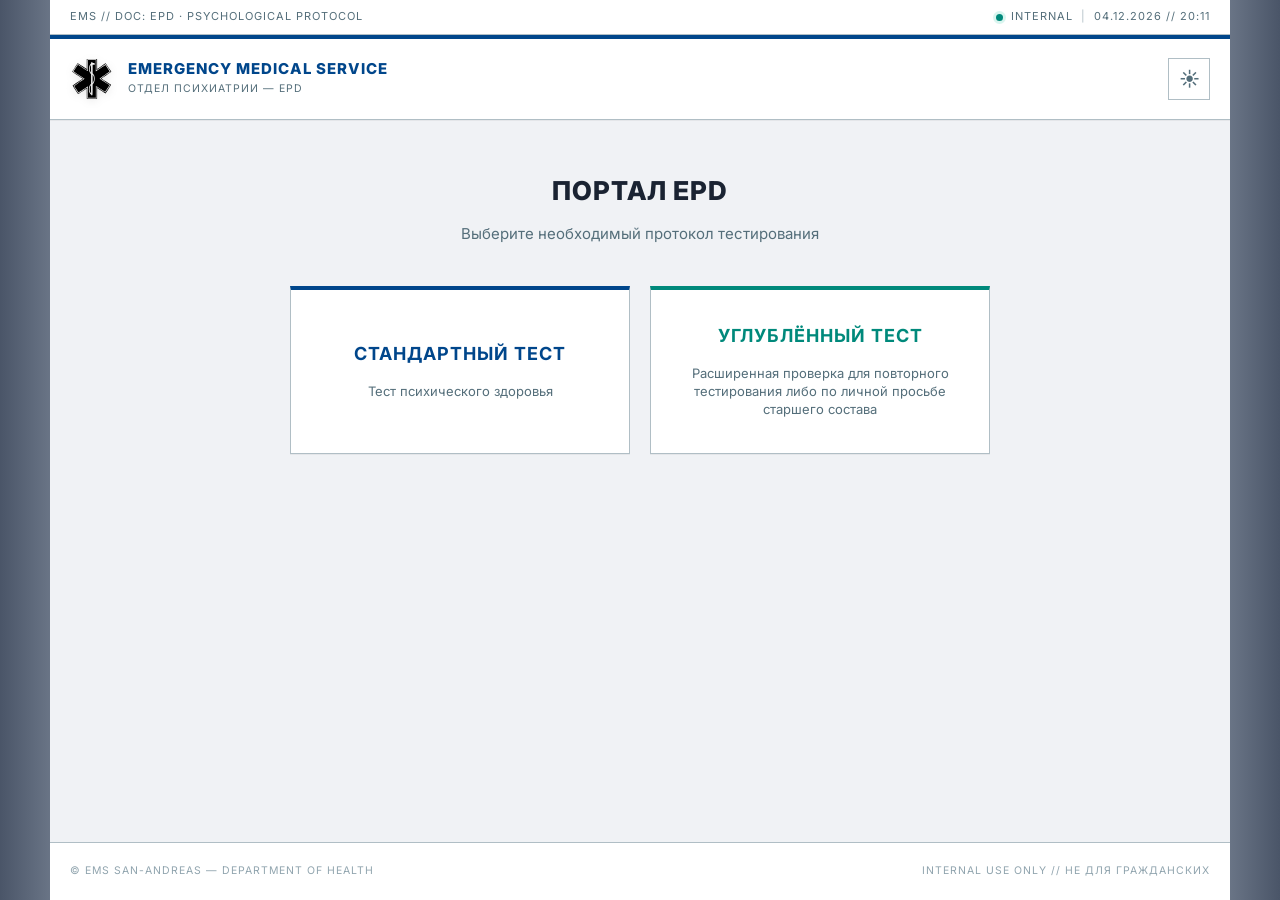
<file: index.html>
<!DOCTYPE html>
<html lang="ru">

<head>
  <meta charset="UTF-8">
  <meta name="viewport" content="width=device-width, initial-scale=1.0">
  <title>EMS EPD | Чек-лист психического здоровья</title>
  <link rel="icon" type="image/svg+xml" href="assets/favicon.svg">

  <link rel="stylesheet" href="css/base.css">
  <link rel="stylesheet" href="css/portal.css">
  <link rel="stylesheet" href="css/themes.css">
  <link rel="stylesheet" href="css/form.css">
  <link rel="stylesheet" href="css/result.css">
  <link rel="stylesheet" href="css/certificate.css">

  <style>
    html {
      transition: none;
    }
  </style>
  <script src="js/theme-init.js"></script>
</head>

<body class="theme-light">

  <!-- ===== TOPBAR ===== -->
  <div class="topbar">
    <div class="topbar-inner">
      <span class="topbar-left">EMS // DOC: EPD · PSYCHOLOGICAL PROTOCOL</span>
      <span class="topbar-right">
        <span class="status-dot"></span> INTERNAL
        <span class="topbar-divider">|</span>
        <span id="topbar-date">—</span>
      </span>
    </div>
  </div>

  <!-- ===== HEADER ===== -->
  <header class="ems-header">
    <div class="ems-header-inner">
      <a href="index.html" class="brand">
        <img src="assets/logo-star.svg" alt="EMS" class="ems-logo">
        <div class="ems-header-text">
          <span class="ems-title">EMERGENCY MEDICAL SERVICE</span>
          <span class="ems-subtitle">Отдел психиатрии — EPD</span>
        </div>
      </a>
      <button id="themeToggle" class="theme-toggle" title="Переключить тему" aria-label="Переключить тему">
        <span class="theme-icon-light">☀</span>
        <span class="theme-icon-dark">☾</span>
      </button>
    </div>
  </header>

  <main class="ems-content">
    <!-- ГЛАВНОЕ МЕНЮ -->
    <div id="startScreen">
      <h1>Портал EPD</h1>
      <div class="subtitle">Выберите необходимый протокол тестирования</div>

      <div class="menu-grid">
        <button class="menu-btn" onclick="openNormalModal()">
          <span class="btn-title">Стандартный тест</span>
          <span class="btn-subtitle">Тест психического здоровья</span>
        </button>
        <button class="menu-btn special" onclick="openSpecialModal()">
          <span class="btn-title">Углублённый тест</span>
          <span class="btn-subtitle">Расширенная проверка для повторного тестирования либо по личной просьбе старшего
            состава</span>
        </button>
      </div>
    </div>

    <!-- СТАНДАРТНЫЙ ТЕСТ -->
    <div id="normalTestWrapper" style="display: none;">
      <button class="back-btn" onclick="goToMenu()">⬅ Вернуться в главное меню</button>
      <h1>Психологический тест</h1>
      <div class="subtitle">Заполните данные и ответьте на вопросы</div>

      <div class="patient-fields">
        <label for="patientName">Имя и фамилия сотрудника:</label>
        <input type="text" id="patientName" placeholder="Например: Иван Петров" autocomplete="off">

        <label for="doctorName">Имя и фамилия врача:</label>
        <input type="text" id="doctorName" class="doctor-input" placeholder="Например: Александр Смирнов"
          autocomplete="off">
      </div>

      <form id="quiz"></form>

      <div class="form-actions">
        <button onclick="checkAnswers('normal')">Завершить и проверить</button>
        <button class="secondary" onclick="resetQuiz()">Очистить форму</button>
      </div>

      <div id="result"></div>

      <button class="gen-btn" id="genBtn" onclick="generateCertificate()" style="display:none;">
        Сформировать справку
      </button>
    </div>

    <!-- УГЛУБЛЁННЫЙ ТЕСТ -->
    <div id="specialTestWrapper" style="display: none;">
      <button class="back-btn" onclick="goToMenu()">⬅ Вернуться в главное меню</button>
      <h1>Углублённый психологический тест</h1>
      <div class="subtitle">Заполните данные и ответьте на вопросы</div>

      <div class="patient-fields">
        <label for="specialPatientName">Имя и фамилия сотрудника:</label>
        <input type="text" id="specialPatientName" placeholder="Например: Иван Петров" autocomplete="off">

        <label for="specialDoctorName">Имя и фамилия врача:</label>
        <input type="text" id="specialDoctorName" class="doctor-input" placeholder="Например: Александр Смирнов"
          autocomplete="off">
      </div>

      <form id="specialQuiz"></form>

      <div class="form-actions">
        <button onclick="checkAnswers('special')">Завершить и проверить</button>
        <button class="secondary" onclick="resetQuiz()">Очистить форму</button>
      </div>

      <div id="specialResult"></div>

      <button class="gen-btn" id="specialGenBtn" onclick="generateCertificate()" style="display:none;">
        Сформировать справку
      </button>
    </div>
  </main>

  <!-- Модальные окна -->
  <div id="normalModal" class="modal-overlay" style="display: none;">
    <div class="modal-content">
      <h2>Выберите отдел</h2>
      <p class="modal-subtitle">Для какого подразделения проводится стандартный тест?</p>
      <div class="modal-grid">
        <button class="modal-btn" onclick="startNormalTest('lspd')">LSPD</button>
        <button class="modal-btn" onclick="startNormalTest('advocate')">Адвокатура</button>
        <button class="modal-btn" onclick="startNormalTest('ems')">EMS</button>
        <button class="modal-btn disabled" disabled onclick="startNormalTest('gov')">GOV</button>
      </div>
      <button class="modal-close" onclick="closeModal('normalModal')">Отмена</button>
    </div>
  </div>

  <div id="specialModal" class="modal-overlay" style="display: none;">
    <div class="modal-content">
      <h2>Выберите отдел</h2>
      <p class="modal-subtitle">Для какого подразделения проводится углублённый тест?</p>
      <div class="modal-grid">
        <button class="modal-btn" onclick="startSpecialTest('lspd')">LSPD</button>
        <button class="modal-btn" onclick="startSpecialTest('advocate')">Адвокатура</button>
        <button class="modal-btn disabled" disabled onclick="startSpecialTest('ems')">EMS</button>
        <button class="modal-btn disabled" disabled onclick="startSpecialTest('gov')">GOV</button>
      </div>
      <button class="modal-close" onclick="closeModal('specialModal')">Отмена</button>
    </div>
  </div>

  <!-- СПРАВКА (оставляем как есть, но добавим классы для тем) -->
  <div id="certWrapper" style="display:none; margin-top: 30px;">
    <div id="certImage">
      <div id="ciStampArea"></div>
      <div class="ci-header">
        <img class="ci-logo" alt="Звезда жизни" src="assets/logo-star.svg">
        <div class="ci-header-text">
          <div class="ci-org">Emergency Medical Service</div>
          <div class="ci-title">СПРАВКА</div>
          <div class="ci-subtitle">о психическом состоянии сотрудника</div>
        </div>
      </div>

      <div class="ci-body">
        <div class="ci-row">
          <span class="ci-label">Сотрудник:</span>
          <span class="ci-value" id="ciPatient">—</span>
        </div>
        <div class="ci-row">
          <span class="ci-label">Психическое состояние:</span>
          <div class="ci-state" id="ciState">—</div>
        </div>
        <div class="ci-verdict" id="ciVerdict">—</div>
      </div>

      <div class="ci-footer">
        <div>
          <div class="ci-sign-line" id="ciDoctor">—</div>
          <div class="ci-label">Подпись врача</div>
        </div>
        <div class="ci-date" id="ciDate">—</div>
      </div>
    </div>

    <div class="cert-actions">
      <button class="copy-btn" id="copyBtn" onclick="copyCertificate()">Текст для Discord</button>
      <button class="img-btn" id="imgBtn" onclick="copyCertificateAsImage()">Скопировать картинкой</button>
    </div>

    <div class="rp-row" id="rpRow" style="display:none;">
      <button class="rp-btn" id="rpBtn" onclick="copyRoleplay()">RP /me</button>
      <button class="do-btn" id="doBtn" onclick="copyDo()">RP /do</button>
    </div>

    <div class="copy-status" id="copyStatus"></div>
  </div>

  <!-- ===== FOOTER ===== -->
  <footer class="ems-footer">
    <div class="footer-inner">
      <span>© EMS SAN-ANDREAS — DEPARTMENT OF HEALTH</span>
      <span>INTERNAL USE ONLY // НЕ ДЛЯ ГРАЖДАНСКИХ</span>
    </div>
  </footer>

  <script src="js/data.js"></script>
  <script src="js/utils.js"></script>
  <script src="js/stamp.js"></script>
  <script src="js/quiz.js"></script>
  <script src="js/certificate.js"></script>
  <script src="js/main.js"></script>
  <script src="js/theme.js"></script>
  <script>
    // Дата в топбаре
    (function () {
      const el = document.getElementById('topbar-date');
      if (el) {
        const d = new Date();
        const p = n => String(n).padStart(2, '0');
        el.textContent = `${p(d.getDate())}.${p(d.getMonth() + 1)}.${d.getFullYear()} // ${p(d.getHours())}:${p(d.getMinutes())}`;
      }
    })();
  </script>
</body>

</html>
</file>
<file: css/base.css>
@import url('https://fonts.googleapis.com/css2?family=Inter:wght@400;500;600;700;800&family=JetBrains+Mono:wght@400;600;700&display=swap');

* { box-sizing: border-box; }

html {
  background: linear-gradient(
    90deg,
    #4a5568 0%,
    #9aa5b4 10%,
    #eef1f5 19%,
    #eef1f5 81%,
    #9aa5b4 90%,
    #4a5568 100%
  );
  background-size: cover;
  background-repeat: no-repeat;
  min-height: 100vh;
  transition: background 0.5s ease;
}
html.theme-dark {
  background: linear-gradient(
    90deg,
    #000000 0%,
    #060b14 10%,
    #162338 19%,
    #162338 81%,
    #060b14 90%,
    #000000 100%
  );
}
@supports (min-height: 100dvh) { html { min-height: 100dvh; } }

body {
  font-family: 'Inter', 'Segoe UI', -apple-system, Arial, sans-serif;
  max-width: 1180px;
  margin: 0 auto;
  padding: 0 20px;
  font-size: 15px;
  line-height: 1.6;
  color: var(--text);
  background: var(--page-bg);
  display: flex;
  flex-direction: column;
  min-height: 100vh;
  transition: background-color 0.4s ease, color 0.4s ease;
}

main.ems-content { flex: 1 0 auto; }

.topbar {
  background: var(--panel);
  border-bottom: 1px solid var(--border);
  margin: 0 -20px;
  padding: 0 20px;
  font-family: var(--mono);
  font-size: 11px;
  letter-spacing: 1px;
  transition: background-color 0.4s ease, border-color 0.4s ease;
}
.topbar-inner {
  max-width: 1180px;
  margin: 0 auto;
  display: flex;
  justify-content: space-between;
  align-items: center;
  height: 34px;
  color: var(--text-faint);
}
.topbar-left { color: var(--text-dim); }
.topbar-right { display: flex; align-items: center; gap: 8px; color: var(--text-dim); }
.topbar-divider { color: var(--border); }

.status-dot {
  width: 7px; height: 7px;
  background: var(--teal);
  border-radius: 50%;
  display: inline-block;
  box-shadow: 0 0 0 3px rgba(0, 184, 148, 0.15);
  animation: pulse 2s infinite;
}
@keyframes pulse { 0%,100%{opacity:1} 50%{opacity:.5} }

.ems-header {
  background: var(--panel);
  border-bottom: 1px solid var(--border);
  border-top: 4px solid var(--accent);
  margin: 0 -20px 30px -20px;
  padding: 18px 20px;
  box-shadow: var(--shadow-sm);
  transition: background-color 0.4s ease, border-color 0.4s ease;
}
.ems-header-inner {
  display: flex;
  align-items: center;
  justify-content: space-between;
  gap: 20px;
  max-width: 1180px;
  margin: 0 auto;
  flex-wrap: wrap;
}
.brand { display: flex; align-items: center; gap: 14px; text-decoration: none; margin-right: auto; }
.ems-logo { width: 44px; height: 44px; object-fit: contain; }
.ems-header-text { display: flex; flex-direction: column; justify-content: center; min-height: 44px; }
.ems-title {
  font-family: var(--mono);
  font-size: 15px;
  font-weight: 700;
  color: var(--accent);
  letter-spacing: 2px;
  line-height: 1.2;
}
.ems-subtitle {
  font-family: var(--mono);
  font-size: 10.5px;
  color: var(--text-dim);
  letter-spacing: 1px;
  text-transform: uppercase;
  margin-top: 3px;
}

h1 {
  font-size: 26px;
  color: var(--text);
  font-weight: 700;
  letter-spacing: 0.3px;
  margin: 0 0 10px;
  text-align: center;
}
.subtitle {
  color: var(--text-dim);
  font-size: 15px;
  margin-bottom: 35px;
  text-align: center;
}

.ems-footer {
  border-top: 1px solid var(--border);
  margin: 40px -20px 0 -20px;
  padding: 20px;
  background: var(--panel);
  flex-shrink: 0;
}
.footer-inner {
  max-width: 1180px;
  margin: 0 auto;
  display: flex;
  justify-content: space-between;
  font-family: var(--mono);
  font-size: 10.5px;
  color: var(--text-faint);
  letter-spacing: 1px;
  flex-wrap: wrap;
  gap: 10px;
}

@media (max-width: 700px) {
  .footer-inner { justify-content: center; text-align: center; }
}
</file>
<file: css/portal.css>
/* =========================================================
   PORTAL — темы через CSS-переменные (см. themes.css)
   ========================================================= */

/* ===== HERO ===== */
.hero {
    padding: 30px 0 40px;
    border-bottom: 1px solid var(--border);
    margin-bottom: 0px; 
}

.hero-label {
    font-family: var(--mono);
    font-size: 11px;
    color: var(--accent);
    letter-spacing: 2px;
    margin-bottom: 15px;
    text-transform: uppercase;
}

.hero h1 {
    font-size: 40px;
    font-weight: 800;
    letter-spacing: -0.8px;
    line-height: 1.1;
    margin-bottom: 15px;
    color: var(--text);
}

.hero h1 .accent {
    color: var(--accent);
}

.hero-desc {
    max-width: 640px;
    color: var(--text-dim);
    font-size: 15.5px;
    line-height: 1.7;
    margin-bottom: 30px;
}

.hero-stats {
    display: flex;
    border: 1px solid var(--border);
    width: fit-content;
    background: var(--panel);
    border-radius: 8px;
    overflow: hidden;
    box-shadow: var(--shadow-sm);
}

.stat {
    display: flex;
    flex-direction: column;
    align-items: center;
    padding: 14px 28px;
    border-right: 1px solid var(--border);
}

.stat:last-child {
    border-right: none;
}

.stat-num {
    font-family: var(--mono);
    font-size: 22px;
    font-weight: 700;
    color: var(--accent);
    line-height: 1;
}

.stat-lbl {
    font-family: var(--mono);
    font-size: 9.5px;
    color: var(--text-faint);
    letter-spacing: 1.5px;
    margin-top: 5px;
}

/* ===== SECTION HEAD ===== */
.section-head {
    display: flex;
    align-items: baseline;
    justify-content: space-between;
    margin-bottom: 20px;
    padding-bottom: 12px;
    border-bottom: 1px solid var(--border);
}

.section-head h2 {
    font-family: var(--mono);
    font-size: 13px;
    font-weight: 700;
    letter-spacing: 2.5px;
    color: var(--text);
    margin: 0;
    text-transform: uppercase;
}

.section-index {
    font-family: var(--mono);
    font-size: 10.5px;
    color: var(--text-faint);
    letter-spacing: 1.5px;
}

/* ===== GRID ===== */
.portal-grid {
    display: grid;
    grid-template-columns: repeat(auto-fill, minmax(320px, 1fr));
    gap: 20px;
}

.portal-card {
    background: var(--panel);
    padding: 26px 24px 22px;
    text-decoration: none;
    color: var(--text);
    display: flex;
    flex-direction: column;
    transition: all 0.2s ease;
    position: relative;
    border: 1px solid var(--border);
    border-radius: 10px;
    box-shadow: var(--shadow-sm);
}

.portal-card::before {
    content: '';
    position: absolute;
    top: 0;
    left: 0;
    right: 0;
    height: 3px;
    background: var(--accent);
    border-radius: 10px 10px 0 0;
    opacity: 0.85;
}

.portal-card:hover {
    transform: translateY(-4px);
    box-shadow: var(--shadow-lg);
    border-color: var(--accent);
}

.card-top {
    display: flex;
    justify-content: space-between;
    align-items: center;
    margin-bottom: 14px;
}

.card-code {
    font-family: var(--mono);
    font-size: 11px;
    font-weight: 700;
    color: var(--accent);
    letter-spacing: 1px;
}

.card-tag {
    font-family: var(--mono);
    font-size: 9.5px;
    color: var(--text-dim);
    letter-spacing: 1.5px;
    border: 1px solid var(--border);
    background: var(--panel-soft);
    padding: 3px 8px;
    text-transform: uppercase;
    border-radius: 4px;
}

.card-title {
    font-size: 18px;
    font-weight: 700;
    color: var(--text);
    margin: 0 0 10px;
    letter-spacing: -0.2px;
    line-height: 1.3;
}

.card-desc {
    font-size: 13.5px;
    color: var(--text-dim);
    line-height: 1.6;
    margin: 0 0 18px;
    flex-grow: 1;
}

.card-link {
    font-family: var(--mono);
    font-size: 10.5px;
    font-weight: 700;
    color: var(--accent);
    letter-spacing: 1.5px;
    transition: color 0.15s;
    align-self: flex-start;
}

.portal-card:hover .card-link {
    color: var(--accent-dim);
}

/* =========================================================
   КАРТОЧКИ ОТДЕЛОВ: HRID и EPD
   ========================================================= */

.card-training::before {
    background: var(--teal);
}

.card-training .card-code {
    color: var(--teal);
}

.card-training .card-tag {
    color: #00806a;
    border-color: #bde9df;
    background: var(--teal-soft);
}

.card-training:hover {
    border-color: var(--teal);
    box-shadow: 0 12px 32px rgba(0, 184, 148, 0.18);
}

.card-training .card-link {
    color: var(--teal);
}

.card-training:hover .card-link {
    color: #00806a;
}

.card-psych::before {
    background: #7c5cff;
}

.card-psych .card-code {
    color: #7c5cff;
}

.card-psych .card-tag {
    color: #5a3fd6;
    border-color: #ddd4ff;
    background: #f0ecff;
}

.card-psych:hover {
    border-color: #7c5cff;
    box-shadow: 0 12px 32px rgba(124, 92, 255, 0.18);
}

.card-psych .card-link {
    color: #7c5cff;
}

.card-psych:hover .card-link {
    color: #5a3fd6;
}

/* =========================================================
   ВНУТРЕННИЕ СТРАНИЦЫ
   ========================================================= */

.back-link {
    display: inline-flex;
    align-items: center;
    gap: 6px;
    color: var(--text-dim);
    text-decoration: none;
    font-family: var(--mono);
    font-size: 11px;
    font-weight: 600;
    letter-spacing: 1.5px;
    margin-bottom: 25px;
    padding: 8px 0;
    text-transform: uppercase;
    transition: color 0.15s;
}

.back-link:hover {
    color: var(--accent);
}

.page-content {
    background: var(--panel);
    border: 1px solid var(--border);
    border-top: 4px solid var(--accent);
    padding: 35px 40px;
    margin-top: 10px;
    border-radius: 10px;
    box-shadow: var(--shadow-md);
}

.page-content>h1 {
    font-family: var(--mono);
    font-size: 22px;
    letter-spacing: 1.5px;
    color: var(--text);
    text-transform: uppercase;
    margin-top: 0;
    margin-bottom: 30px;
    padding-bottom: 18px;
    border-bottom: 1px solid var(--border);
}

.page-content h2 {
    font-family: var(--mono);
    color: var(--accent);
    font-size: 13px;
    font-weight: 700;
    margin-top: 35px;
    margin-bottom: 14px;
    padding-bottom: 8px;
    border-bottom: 1px solid var(--border-soft);
    text-transform: uppercase;
    letter-spacing: 2px;
}

.page-content h2:first-of-type {
    margin-top: 0;
}

.page-content h3 {
    color: var(--text);
    font-size: 15.5px;
    font-weight: 700;
    margin-top: 24px;
    margin-bottom: 10px;
}

.page-content p {
    font-size: 14.5px;
    line-height: 1.75;
    color: var(--text-dim);
    margin-bottom: 14px;
}

.page-content strong {
    color: var(--text);
    font-weight: 600;
}

.page-content ul,
.page-content ol {
    padding-left: 22px;
    margin-bottom: 16px;
}

.page-content li {
    margin-bottom: 7px;
    line-height: 1.7;
    font-size: 14.5px;
    color: var(--text-dim);
}

.page-content li::marker {
    color: var(--accent);
}

.page-content .info-box {
    background: var(--accent-soft);
    border-left: 4px solid var(--accent);
    padding: 14px 20px;
    margin: 20px 0;
    font-size: 14px;
    color: var(--text);
    line-height: 1.7;
    border-radius: 0 6px 6px 0;
}

.page-content .info-box strong {
    color: var(--accent-dim);
}

.page-content .warning-box {
    background: #fff8e6;
    border-left: 4px solid var(--amber);
    padding: 14px 20px;
    margin: 20px 0;
    color: #7a5c00;
    font-size: 14px;
    line-height: 1.7;
    border-radius: 0 6px 6px 0;
}

.page-content .warning-box strong {
    color: #7a5c00;
}

.page-content table {
    width: 100%;
    border-collapse: collapse;
    margin: 20px 0;
    font-size: 13px;
    border: 1px solid var(--border);
    border-radius: 8px;
    overflow: hidden;
}

.page-content th {
    background: var(--accent);
    color: #ffffff;
    padding: 12px 14px;
    text-align: left;
    font-family: var(--mono);
    font-weight: 700;
    text-transform: uppercase;
    font-size: 10.5px;
    letter-spacing: 1.5px;
}

.page-content td {
    padding: 11px 14px;
    border-bottom: 1px solid var(--border-soft);
    color: var(--text-dim);
    font-size: 13.5px;
}

.page-content tr:last-child td {
    border-bottom: none;
}

.page-content tr:nth-child(even) td {
    background: var(--panel-soft);
}

.page-content tr:hover td {
    background: var(--accent-soft);
}

.page-content td:first-child {
    color: var(--text);
    font-weight: 500;
}

.page-content a {
    color: var(--accent);
    text-decoration: none;
    border-bottom: 1px dashed var(--accent);
}

.page-content a:hover {
    color: var(--accent-dim);
}

.page-content code {
    font-family: var(--mono);
    background: var(--accent-soft);
    color: var(--accent-dim);
    padding: 2px 6px;
    font-size: 12.5px;
    border-radius: 4px;
}

/* =========================================================
   ВКЛАДКИ ДОКУМЕНТОВ (rules.html)
   ========================================================= */

.doc-tabs {
    display: flex;
    gap: 14px;
    margin-bottom: 28px;
    flex-wrap: wrap;
    align-items: stretch;
}

.doc-tab {
    flex: 1;
    min-width: 220px;
    background: var(--panel);
    border: 1px solid var(--border);
    border-radius: 8px;
    padding: 18px 22px;
    cursor: pointer;
    display: flex;
    flex-direction: column;
    align-items: flex-start;
    gap: 6px;
    transition: transform 0.25s ease, box-shadow 0.25s ease,
        border-color 0.25s ease, background 0.25s ease;
    font-family: inherit;
    text-align: left;
    box-shadow: var(--shadow-sm);
    transform: scale(1);
    transform-origin: center;
    position: relative;
}

.doc-tab:hover {
    border-color: var(--accent-dim);
    background: var(--panel-soft);
}

.doc-tab.active {
    border-color: var(--accent);
    background: var(--accent-soft);
    box-shadow: 0 6px 18px rgba(10, 108, 255, 0.12);
    transform: scale(1.05);
    z-index: 2;
}

.doc-tab.active::before {
    content: '';
    position: absolute;
    top: -1px;
    left: -1px;
    right: -1px;
    height: 3px;
    background: var(--accent);
    border-radius: 8px 8px 0 0;
}

.doc-tab .tab-code {
    font-family: var(--mono);
    font-size: 11px;
    font-weight: 700;
    color: var(--accent);
    letter-spacing: 1.5px;
}

.doc-tab .tab-label {
    font-size: 14px;
    font-weight: 700;
    color: var(--text);
    letter-spacing: -0.1px;
    line-height: 1.3;
}

.doc-tab.active .tab-code {
    color: var(--accent-dark);
}

.doc-pane {
    animation: paneFade 0.3s ease;
}

@keyframes paneFade {
    from {
        opacity: 0;
        transform: translateY(6px);
    }

    to {
        opacity: 1;
        transform: translateY(0);
    }
}

@media (max-width: 700px) {
    .doc-tab {
        min-width: 100%;
    }

    .doc-tab.active {
        transform: scale(1.02);
    }
}

/* =========================================================
   КАТЕГОРИИ БЛОКОВ ВНУТРИ ДОКУМЕНТА
   ========================================================= */

.doc-block {
    margin: 0 0 20px;
    padding: 0 22px 4px;
    border: 1px solid var(--border);
    border-radius: 8px;
    background: var(--panel);
    overflow: hidden;
}

.doc-block:last-child {
    margin-bottom: 0;
}

.doc-block .block-header {
    font-family: var(--mono);
    font-size: 12.5px;
    font-weight: 700;
    color: #ffffff;
    letter-spacing: 2px;
    text-transform: uppercase;
    padding: 12px 22px;
    margin: 0 -22px 18px;
    background: linear-gradient(90deg,
            #3a6ea5 0%,
            #5a8ac0 45%,
            rgba(90, 138, 192, 0) 100%);
}

.doc-block .block-item {
    padding: 14px 0 16px;
    border-bottom: 1px solid var(--border-soft);
}

.doc-block .block-item:last-child {
    border-bottom: none;
}

.doc-block .item-title {
    font-family: var(--mono);
    font-size: 12px;
    font-weight: 700;
    color: var(--accent-dark);
    letter-spacing: 1px;
    text-transform: uppercase;
    margin: 0 0 8px;
}

.doc-block .item-text {
    font-size: 14.5px;
    line-height: 1.7;
    color: var(--text-dim);
    margin: 0 0 10px;
}

.doc-block .item-text strong {
    color: var(--text);
    font-weight: 600;
}

.doc-block ul,
.doc-block ol {
    padding-left: 20px;
    margin: 6px 0 12px;
}

.doc-block li {
    font-size: 14px;
    line-height: 1.65;
    color: var(--text-dim);
    margin-bottom: 4px;
}

/* =========================================================
   СТИЛИЗАЦИЯ СПИСКОВ И КОДА
   ========================================================= */
.doc-block ul {
    list-style: none;
    padding-left: 0;
    margin: 10px 0 15px;
}

.doc-block ul li {
    position: relative;
    padding-left: 24px;
    margin-bottom: 10px;
    font-size: 14.5px;
    line-height: 1.6;
    color: var(--text-dim);
}

.doc-block ul li::before {
    content: '▪';
    position: absolute;
    left: 6px;
    top: 0;
    color: var(--accent);
    font-size: 16px;
    line-height: 1.6;
}

.doc-block code {
    display: inline-block;
    background: var(--panel-soft);
    border: 1px solid var(--border);
    padding: 4px 8px;
    border-radius: 4px;
    font-family: var(--mono);
    font-size: 13px;
    color: var(--accent);
    margin: 5px 0;
}

.doc-block ul li small {
    display: block;
    margin-top: 4px;
    color: var(--text-faint);
    font-size: 13px;
    line-height: 1.4;
}

/* =========================================================
   БЛОК «НАКАЗАНИЯ»
   ========================================================= */

.doc-block .penalty-title {
    display: inline-block;
    font-family: var(--mono);
    font-size: 11.5px;
    font-weight: 700;
    letter-spacing: 2px;
    text-transform: uppercase;
    color: #ffffff;
    background: #a93b31;
    padding: 6px 14px;
    border-radius: 6px;
    margin: 6px 0 10px;
}

.doc-block .penalty-list {
    list-style: none;
    padding: 0;
    margin: 0 0 6px;
}

.doc-block .penalty-list li {
    position: relative;
    padding: 8px 14px 8px 28px;
    font-size: 14px;
    color: var(--text-dim);
    line-height: 1.6;
    border-bottom: 1px solid var(--border-soft);
}

.doc-block .penalty-list li:last-child {
    border-bottom: none;
}

.doc-block .penalty-list li::before {
    content: '';
    position: absolute;
    left: 10px;
    top: 50%;
    transform: translateY(-50%);
    width: 8px;
    height: 8px;
    border-radius: 50%;
    background: #d4b13a;
}

.doc-block .penalty-list li:nth-child(3)::before {
    background: #c47a2a;
}

.doc-block .penalty-list li:nth-child(n+4)::before {
    background: #a93b31;
}

/* =========================================================
   АДАПТИВ
   ========================================================= */

@media (max-width: 700px) {
    .doc-block {
        padding: 0 16px 4px;
    }

    .doc-block .block-header {
        padding: 10px 16px;
        margin: 0 -16px 14px;
        font-size: 11.5px;
    }

    .doc-block .item-title {
        font-size: 11.5px;
    }

    .doc-block .item-text {
        font-size: 14px;
    }

    .doc-block .penalty-title {
        font-size: 11px;
        padding: 5px 12px;
    }

    .doc-block .penalty-list li {
        font-size: 13.5px;
    }
}

@media (max-width: 700px) {
    .hero h1 {
        font-size: 28px;
    }

    .hero-stats {
        width: 100%;
    }

    .stat {
        flex: 1;
        padding: 12px 10px;
    }

    .portal-grid {
        grid-template-columns: 1fr;
    }

    .page-content {
        padding: 22px 18px;
    }

    .page-content table {
        font-size: 12px;
    }

    .page-content th,
    .page-content td {
        padding: 9px 8px;
    }
}

/* =========================================================
   МОДАЛЬНОЕ ОКНО ВЫБОРА ОТДЕЛА
   ========================================================= */
.modal-overlay {
    position: fixed;
    inset: 0;
    background: rgba(28, 43, 58, 0.55);
    display: flex;
    align-items: center;
    justify-content: center;
    z-index: 1000;
    padding: 20px;
    animation: fadeIn 0.15s ease;
}

@keyframes fadeIn {
    from { opacity: 0; }
    to { opacity: 1; }
}

.modal-content {
    background: var(--panel);
    border: 1px solid var(--border);
    border-top: 4px solid var(--accent);
    border-radius: 12px;
    box-shadow: 0 20px 60px rgba(28, 43, 58, 0.3);
    max-width: 500px;
    width: 100%;
    padding: 30px 30px 26px;
    text-align: center;
}

.modal-content h2 {
    margin: 0 0 8px;
    color: var(--accent);
    font-family: var(--mono);
    font-size: 15px;
    font-weight: 700;
    letter-spacing: 2px;
    text-transform: uppercase;
}

.modal-subtitle {
    color: var(--text-dim);
    font-size: 13.5px;
    margin: 0 0 22px;
    line-height: 1.5;
}

.modal-grid {
    display: grid;
    grid-template-columns: 1fr 1fr;
    gap: 12px;
    margin-bottom: 20px;
}

.modal-btn {
    padding: 20px;
    background: var(--panel-soft);
    color: var(--text);
    border: 1px solid var(--border);
    border-left: 4px solid var(--accent);
    border-radius: 4px;
    font-size: 15px;
    font-weight: 700;
    cursor: pointer;
    transition: all 0.2s;
    text-transform: uppercase;
    margin-top: 0;
    font-family: var(--mono);
    letter-spacing: 1px;
}

.modal-btn:hover {
    background: var(--accent-soft);
    border-color: var(--accent);
    color: var(--accent);
}

.modal-btn.disabled,
.modal-btn:disabled {
    background: var(--panel-soft);
    color: var(--text-faint);
    border-left-color: var(--text-faint);
    border-color: var(--border-soft);
    cursor: not-allowed;
    opacity: 0.7;
    position: relative;
}

.modal-btn.disabled:hover,
.modal-btn:disabled:hover {
    background: var(--panel-soft);
    border-color: var(--border-soft);
    color: var(--text-faint);
}

.modal-btn.disabled::after,
.modal-btn:disabled::after {
    content: 'в разработке';
    position: absolute;
    bottom: 6px;
    left: 50%;
    transform: translateX(-50%);
    font-size: 10px;
    font-weight: 600;
    color: var(--text-faint);
    text-transform: lowercase;
    letter-spacing: 0.3px;
}

.modal-close {
    background: transparent;
    color: var(--text-dim);
    border: none;
    font-size: 13px;
    cursor: pointer;
    padding: 8px;
    width: auto;
    margin: 0 auto;
    text-transform: uppercase;
    letter-spacing: 1px;
    font-family: var(--mono);
}
.modal-close:hover { color: var(--text); }

@media (max-width: 500px) {
    .modal-content { padding: 24px 20px 20px; }
    .modal-grid { grid-template-columns: 1fr; }
}

/* =========================================================
   БЕГУЩАЯ СТРОКА НОВОСТЕЙ (index.html)
   ========================================================= */

.news-section {
    margin-top: 0;
    margin-bottom: 40px;
    padding: 15px 0;
    border-bottom: 1px solid var(--border); /* Только нижняя линия */
}

.news-ticker-row {
    display: flex;
    align-items: center;
    width: 100%;
    /* Убрали gap, так как надписи больше нет */
}

.news-ticker-wrapper {
    flex-grow: 1;
    overflow: hidden;
    position: relative;
    mask-image: linear-gradient(to right, transparent, black 2%, black 98%, transparent);
    -webkit-mask-image: linear-gradient(to right, transparent, black 2%, black 98%, transparent);
}

.news-ticker {
    display: flex;
    align-items: center;
    /* Убираем width: max-content, чтобы flex-контейнер вел себя предсказуемо */
    width: max-content;
    /* Анимация будет длиться 40 секунд (можно менять) */
    animation: marquee 40s linear infinite;
}

.news-ticker-wrapper:hover .news-ticker {
    animation-play-state: paused;
}

.ticker-item {
    text-decoration: none;
    display: flex;
    align-items: center;
    gap: 10px;
    padding: 0 15px;
    transition: color 0.2s;
}

.ticker-item:hover .ticker-title {
    color: var(--accent);
}

.ticker-date {
    font-family: var(--mono);
    font-size: 11px;
    font-weight: 700;
    color: var(--text-dim);
    background: var(--panel-soft);
    padding: 3px 8px;
    border-radius: 4px;
    border: 1px solid var(--border);
}

.ticker-title {
    font-family: var(--mono);
    font-size: 13px;
    font-weight: 600;
    color: var(--text); /* Сделали текст основным цветом (ярче) */
    white-space: nowrap;
}

.ticker-separator {
    color: var(--border);
    font-size: 18px;
    padding: 0 10px;
}

@keyframes marquee {
    0% { transform: translateX(0); }
    /* Сдвигаем ровно на ширину ОДНОГО набора новостей */
    100% { transform: translateX(-50%); } 
}

/* Мобильная адаптация */
@media (max-width: 700px) {
    .news-ticker-wrapper {
        width: 100%;
        mask-image: none;
        -webkit-mask-image: none;
    }
}

/* =========================================================
   КАРТОЧКИ НОВОСТЕЙ (general-info.html)
   ========================================================= */
.news-feed {
    display: flex;
    flex-direction: column;
    gap: 25px;
    margin-bottom: 40px;
}

.news-post {
    background: var(--panel-soft);
    border: 1px solid var(--border);
    border-radius: 8px;
    padding: 25px;
    position: relative;
}

.news-post-header {
    display: flex;
    justify-content: space-between;
    align-items: center;
    border-bottom: 1px solid var(--border-soft);
    padding-bottom: 15px;
    margin-bottom: 20px;
    flex-wrap: wrap;
    gap: 10px;
}

.news-post-title {
    font-size: 20px;
    font-weight: 800;
    color: var(--text);
    margin: 0;
}

.news-post-meta {
    font-family: var(--mono);
    font-size: 12px;
    color: var(--text-dim);
    text-align: right;
}

.news-post-content p {
    font-size: 15px;
    line-height: 1.7;
    margin-bottom: 12px;
    color: var(--text);
}

.news-post-content ul {
    margin: 15px 0;
    padding-left: 20px;
}

.news-post-content li {
    margin-bottom: 8px;
    font-size: 14.5px;
    color: var(--text-dim);
}

.news-post-content li strong {
    color: var(--text);
}

.congrats-list {
    display: flex;
    flex-wrap: wrap;
    gap: 8px;
    margin-top: 15px;
    margin-bottom: 15px;
}

.congrats-list span {
    background: var(--panel);
    border: 1px solid var(--border);
    padding: 4px 10px;
    border-radius: 4px;
    font-family: var(--mono);
    font-size: 12px;
    color: var(--accent);
    font-weight: 600;
}

.empty-news {
    text-align: center;
    padding: 40px;
    color: var(--text-faint);
    font-family: var(--mono);
    font-style: italic;
}

/* =========================================================
   ОБЕРТКА ДЛЯ ТАБЛИЦ (СКРОЛЛ НА МОБИЛЬНЫХ)
   ========================================================= */
.table-wrapper {
  width: 100%;
  overflow-x: auto;
  -webkit-overflow-scrolling: touch;
  margin: 20px 0;
  border: 1px solid var(--border);
  border-radius: 8px;
}

.table-wrapper table {
  margin: 0;
  border: none;
  border-radius: 0;
  min-width: 600px;
}

/* =========================================================
   УВЕДОМЛЕНИЕ (TOAST)
   ========================================================= */
.toast {
  position: fixed;
  bottom: 30px;
  left: 50%;
  transform: translateX(-50%) translateY(20px);
  background: var(--text);
  color: var(--panel);
  padding: 10px 20px;
  border-radius: 8px;
  font-family: var(--mono);
  font-size: 13px;
  font-weight: 600;
  box-shadow: 0 4px 12px rgba(0,0,0,0.2);
  
  /* Скрыто до появления */
  visibility: hidden;
  opacity: 0;
  pointer-events: none;
  
  transition: all 0.3s cubic-bezier(0.68, -0.55, 0.265, 1.55);
  z-index: 9999;
}

.toast.show {
  visibility: visible;
  opacity: 1;
  pointer-events: auto;
  transform: translateX(-50%) translateY(0);
}
</file>
<file: css/themes.css>
/* =========================================================
   ТЕМЫ: EMS TACTICAL (светлая) + HIGH-TECH (тёмная)
   ========================================================= */

/* ---------- Переменные светлой темы (по умолчанию) ---------- */
:root,
body.theme-light {
  --bg: #f0f2f5;
  --panel: #ffffff;
  --panel-soft: #f8f9fa;
  --border: #b0bec5;
  --border-soft: #cfd8dc;
  --text: #1a2332;
  --text-dim: #546e7a;
  --text-faint: #90a4ae;

  --accent: #00468b;
  --accent-soft: #e3ecf5;
  --accent-dim: #003366;
  --accent-dark: #002244;

  --teal: #00897b;
  --teal-soft: #e0f2f1;
  --red: #d32f2f;
  --red-soft: #ffebee;
  --amber: #f0a500;

  --mono: 'Inter', 'Segoe UI', -apple-system, Arial, sans-serif;

  --page-bg: #f0f2f5;

  --shadow-sm: 0 1px 0 rgba(0, 0, 0, 0.05);
  --shadow-md: 0 2px 4px rgba(0, 0, 0, 0.05);
  --shadow-lg: 0 4px 12px rgba(0, 70, 139, 0.15);
}

/* ---------- Переменные тёмной темы ---------- */
body.theme-dark {
  --bg: #0b1320;
  --panel: #111b2b;
  --panel-soft: #162338;
  --border: rgba(0, 229, 255, 0.3);
  --border-soft: rgba(0, 229, 255, 0.1);
  --text: #e0f2fe;
  --text-dim: #94a3b8;
  --text-faint: #64748b;

  --accent: #00e5ff;
  --accent-soft: rgba(0, 229, 255, 0.1);
  --accent-dim: #00b8cc;
  --accent-dark: #008a99;

  --teal: #00e5ff;
  --teal-soft: rgba(0, 229, 255, 0.1);
  --red: #ff6b6b;
  --red-soft: rgba(255, 107, 107, 0.15);
  --amber: #fbbf24;

  --page-bg: radial-gradient(circle at top center, #162a45 0%, #0b1320 100%);

  --shadow-sm: 0 0 10px rgba(0, 229, 255, 0.05);
  --shadow-md: 0 0 20px rgba(0, 229, 255, 0.1);
  --shadow-lg: 0 0 30px rgba(0, 229, 255, 0.2);

  color: var(--text);
}

/* =========================================================
   EMS TACTICAL — строгая геометрия
   ========================================================= */
body.theme-light .portal-card,
body.theme-light .page-content,
body.theme-light .doc-block,
body.theme-light .doc-tab,
body.theme-light .patient-fields,
body.theme-light .question,
body.theme-light .audit-card,
body.theme-light .menu-btn,
body.theme-light .modal-content,
body.theme-light button,
body.theme-light input,
body.theme-light .info-box,
body.theme-light .warning-box,
body.theme-light .curator-input-group {
  border-radius: 0px !important;
}

body.theme-light .portal-card {
  border: 1px solid var(--border) !important;
}

body.theme-light .portal-card::before {
  height: 6px !important;
  border-radius: 0 !important;
}

body.theme-light .portal-card:hover {
  border-color: var(--accent) !important;
  box-shadow: var(--shadow-lg) !important;
}

body.theme-light .ems-title,
body.theme-light h1,
body.theme-light h2,
body.theme-light h3,
body.theme-light .card-title,
body.theme-light .block-title,
body.theme-light .modal-content h2 {
  font-family: 'Inter', sans-serif !important;
  text-transform: uppercase !important;
  letter-spacing: 1px !important;
  font-weight: 800 !important;
}

body.theme-light .ems-title {
  color: var(--accent) !important;
}

body.theme-light .form-actions button:first-child,
body.theme-light button.gen-btn,
body.theme-light .modal-btn-primary {
  background: var(--accent) !important;
  border-radius: 0 !important;
  text-transform: uppercase;
  letter-spacing: 1px;
  border: 2px solid var(--accent) !important;
  color: #fff !important;
}

body.theme-light .form-actions button:first-child:hover,
body.theme-light button.gen-btn:hover,
body.theme-light .modal-btn-primary:hover {
  background: var(--accent-dim) !important;
  border-color: var(--accent-dim) !important;
}

body.theme-light .warning-box {
  border-left-color: #d32f2f !important;
  background: #ffebee !important;
  color: #b71c1c !important;
}

body.theme-light .block-title {
  background: #1a2332 !important;
  color: #fff !important;
}

body.theme-light .patient-fields input:focus,
body.theme-light .curator-input-group input:focus {
  border-color: var(--accent) !important;
  box-shadow: 0 0 0 3px rgba(0, 70, 139, 0.2) !important;
}

/* =========================================================
   HIGH-TECH MEDICAL — ночная тема
   ========================================================= */
body.theme-dark .topbar,
body.theme-dark .ems-header,
body.theme-dark .ems-footer {
  background: rgba(11, 19, 32, 0.9) !important;
  border-color: var(--border) !important;
}

body.theme-dark .ems-title {
  color: var(--accent) !important;
  text-shadow: 0 0 10px rgba(0, 229, 255, 0.5);
}

body.theme-dark .topbar-left {
  color: var(--accent);
}

body.theme-dark .ems-subtitle {
  color: var(--text-dim) !important;
}

/* Свечение логотипа в тёмной теме */
body.theme-dark .ems-logo {
  filter: drop-shadow(0 0 8px rgba(0, 229, 255, 0.6)) drop-shadow(0 0 20px rgba(0, 229, 255, 0.3));
  transition: filter 0.4s ease;
}

body.theme-light .ems-logo {
  filter: drop-shadow(0 2px 4px rgba(0, 0, 0, 0.1));
  transition: filter 0.4s ease;
}

body.theme-dark .portal-card {
  background: var(--panel) !important;
  border: 1px solid var(--border) !important;
  box-shadow: inset 0 0 20px rgba(0, 229, 255, 0.03);
  border-radius: 8px !important;
}

body.theme-dark .portal-card::before {
  background: var(--accent) !important;
  box-shadow: 0 0 10px var(--accent);
}

body.theme-dark .portal-card:hover {
  border-color: var(--accent) !important;
  box-shadow: 0 0 25px rgba(0, 229, 255, 0.2) !important;
}

body.theme-dark .card-title,
body.theme-dark .card-code {
  color: var(--accent) !important;
}

body.theme-dark .card-tag {
  background: var(--panel-soft) !important;
  color: var(--accent) !important;
  border-color: var(--border) !important;
}

body.theme-dark .card-desc {
  color: var(--text-dim) !important;
}

body.theme-dark .hero h1 {
  color: var(--text) !important;
}

body.theme-dark .hero h1 .accent {
  color: var(--accent) !important;
}

body.theme-dark .hero-desc {
  color: var(--text-dim) !important;
}

body.theme-dark .hero-stats {
  background: var(--panel) !important;
  border-color: var(--border) !important;
}

body.theme-dark .stat-num {
  color: var(--accent) !important;
}

body.theme-dark .stat-lbl {
  color: var(--text-faint) !important;
}

body.theme-dark .stat {
  border-right-color: var(--border) !important;
}

body.theme-dark .section-head {
  border-bottom-color: var(--border) !important;
}

body.theme-dark .section-head h2 {
  color: var(--text) !important;
}

body.theme-dark .section-index {
  color: var(--text-faint) !important;
}

body.theme-dark .page-content,
body.theme-dark .doc-block,
body.theme-dark .doc-tab,
body.theme-dark .patient-fields,
body.theme-dark .question,
body.theme-dark .audit-card,
body.theme-dark .modal-content,
body.theme-dark .menu-btn {
  background: var(--panel) !important;
  border-color: var(--border) !important;
  color: var(--text) !important;
}

body.theme-dark .page-content h1,
body.theme-dark .page-content h2,
body.theme-dark .doc-tab .tab-code,
body.theme-dark .item-title,
body.theme-dark .menu-btn .btn-title,
body.theme-dark .modal-content h2 {
  color: var(--accent) !important;
}

body.theme-dark .page-content p,
body.theme-dark .page-content li,
body.theme-dark .item-text,
body.theme-dark .page-content td {
  color: var(--text-dim) !important;
}

body.theme-dark .page-content strong {
  color: var(--accent) !important;
}

body.theme-dark .page-content a {
  color: var(--accent) !important;
  border-bottom-color: var(--accent) !important;
}

body.theme-dark .page-content code {
  background: rgba(0, 229, 255, 0.1) !important;
  color: var(--accent) !important;
}

body.theme-dark .page-content th {
  background: rgba(0, 229, 255, 0.15) !important;
  color: var(--accent) !important;
  border-bottom: 2px solid var(--accent);
}

body.theme-dark .page-content td {
  border-bottom-color: var(--border-soft) !important;
}

body.theme-dark .page-content tr:nth-child(even) td {
  background: var(--panel-soft) !important;
}

body.theme-dark .page-content tr:hover td {
  background: rgba(0, 229, 255, 0.05) !important;
}

body.theme-dark .info-box {
  background: rgba(0, 229, 255, 0.05) !important;
  border-left: 4px solid var(--accent) !important;
  font-family: 'JetBrains Mono', monospace !important;
}

body.theme-dark .info-box strong {
  color: var(--accent) !important;
}

body.theme-dark .warning-box {
  background: rgba(245, 127, 23, 0.1) !important;
  border-left-color: #f57f17 !important;
  color: #fbbf24 !important;
}

body.theme-dark button,
body.theme-dark .form-actions button:first-child,
body.theme-dark button.gen-btn,
body.theme-dark .modal-btn-primary {
  background: var(--accent) !important;
  color: #000 !important;
  font-weight: 800;
  border: none;
  box-shadow: 0 0 15px rgba(0, 229, 255, 0.3) !important;
}

body.theme-dark button:hover,
body.theme-dark .form-actions button:first-child:hover,
body.theme-dark button.gen-btn:hover,
body.theme-dark .modal-btn-primary:hover {
  background: #fff !important;
  box-shadow: 0 0 25px rgba(0, 229, 255, 0.6) !important;
}

body.theme-dark button.secondary {
  background: transparent !important;
  color: var(--accent) !important;
  border: 1px solid var(--accent) !important;
  box-shadow: none !important;
}

body.theme-dark label.answer {
  background: var(--panel-soft) !important;
  border-color: var(--border-soft) !important;
  color: var(--text) !important;
}

body.theme-dark label.answer:hover {
  border-color: var(--accent) !important;
  background: rgba(0, 229, 255, 0.05) !important;
}

body.theme-dark input[type="checkbox"],
body.theme-dark input[type="radio"] {
  accent-color: var(--accent) !important;
}

body.theme-dark input[type="text"],
body.theme-dark input[type="password"],
body.theme-dark .modal-input,
body.theme-dark .curator-input-group input,
body.theme-dark .patient-fields input {
  background: var(--bg) !important;
  color: var(--accent) !important;
  border-color: var(--border) !important;
}

body.theme-dark input:focus,
body.theme-dark .modal-input:focus {
  border-color: var(--accent) !important;
  box-shadow: 0 0 15px rgba(0, 229, 255, 0.2) !important;
}

body.theme-dark .doc-block .block-header {
  background: linear-gradient(90deg, #00566b 0%, rgba(0, 229, 255, 0) 100%) !important;
}

body.theme-dark .doc-tab.active {
  background: rgba(0, 229, 255, 0.08) !important;
  border-color: var(--accent) !important;
}

body.theme-dark .doc-tab.active::before {
  background: var(--accent) !important;
}

body.theme-dark .doc-tab .tab-label {
  color: var(--text) !important;
}

body.theme-dark .audit-title {
  color: var(--accent) !important;
}

body.theme-dark .audit-subtitle {
  color: var(--text-dim) !important;
}

body.theme-dark .menu-btn {
  color: var(--accent) !important;
}

body.theme-dark .menu-btn .btn-subtitle {
  color: var(--text-dim) !important;
}

body.theme-dark .back-link {
  color: var(--text-dim) !important;
}

body.theme-dark .back-link:hover {
  color: var(--accent) !important;
}

body.theme-dark .topbar-right {
  color: var(--text-dim) !important;
}

body.theme-dark .status-dot {
  background: var(--accent) !important;
  box-shadow: 0 0 0 3px rgba(0, 229, 255, 0.2) !important;
}

/* =========================================================
   ПЛАВНЫЕ ПЕРЕХОДЫ ПРИ СМЕНЕ ТЕМЫ
   ========================================================= */
body {
  transition: background-color 0.4s ease, color 0.4s ease;
}

.portal-card,
.page-content,
.doc-block,
.doc-tab,
.topbar,
.ems-header,
.ems-footer,
.patient-fields,
.question,
.audit-card,
.menu-btn,
.modal-content,
label.answer,
input,
button {
  transition: background-color 0.4s ease, border-color 0.4s ease, color 0.4s ease, box-shadow 0.4s ease;
}

/* =========================================================
   КНОПКА ПЕРЕКЛЮЧЕНИЯ ТЕМЫ
   ========================================================= */
.theme-toggle {
  width: 42px;
  height: 42px;
  border-radius: 50%;
  border: 1px solid var(--border);
  background: var(--panel);
  color: var(--text-dim);
  cursor: pointer;
  padding: 0;
  margin: 0;
  transition: all 0.25s ease;
  flex-shrink: 0;

  display: grid;
  place-items: center;
  position: relative;
  overflow: hidden;
}

.theme-toggle:hover {
  border-color: var(--accent);
  color: var(--accent);
  transform: rotate(20deg);
}

.theme-toggle .theme-icon-light,
.theme-toggle .theme-icon-dark {
  grid-area: 1 / 1;
  font-size: 20px;
  line-height: 1;
  display: flex;
  align-items: center;
  justify-content: center;
  transition: opacity 0.25s ease, transform 0.25s ease;
}

body.theme-light .theme-icon-light {
  opacity: 1;
  transform: scale(1);
}

body.theme-light .theme-icon-dark {
  opacity: 0;
  transform: scale(0.5);
}

body.theme-dark .theme-icon-light {
  opacity: 0;
  transform: scale(0.5);
}

body.theme-dark .theme-icon-dark {
  opacity: 1;
  transform: scale(1);
}

@media (max-width: 700px) {
  .theme-toggle {
    width: 36px;
    height: 36px;
    font-size: 17px;
  }
}

/* =========================================================
   ИСКЛЮЧЕНИЕ ДЛЯ СПРАВКИ (чтобы не теряла вид документа)
   ========================================================= */
body.theme-light #certImage {
  border-radius: 4px !important;
}

/* =========================================================
   ГЛОБАЛЬНЫЕ КНОПКИ В ТЁМНОЙ ТЕМЕ (из HRID)
   ========================================================= */
body.theme-dark button:not(.back-btn):not(.theme-toggle):not(.remove-trainee):not(.menu-btn):not(.modal-btn):not(.modal-close),
body.theme-dark .form-actions button:first-child,
body.theme-dark button.gen-btn,
body.theme-dark .modal-btn-primary {
  background: var(--accent) !important;
  color: #000 !important;
  font-weight: 800;
  border: none;
  box-shadow: 0 0 15px rgba(0, 229, 255, 0.3) !important;
}

body.theme-dark button:not(.back-btn):not(.theme-toggle):not(.remove-trainee):not(.menu-btn):not(.modal-btn):not(.modal-close):hover,
body.theme-dark .form-actions button:first-child:hover,
body.theme-dark button.gen-btn:hover,
body.theme-dark .modal-btn-primary:hover {
  background: #fff !important;
  box-shadow: 0 0 25px rgba(0, 229, 255, 0.6) !important;
}

body.theme-dark button.secondary {
  background: transparent !important;
  color: var(--accent) !important;
  border: 1px solid var(--accent) !important;
  box-shadow: none !important;
}

body.theme-dark button.back-btn {
  background: transparent !important;
  color: var(--text-dim) !important;
  border: none !important;
  box-shadow: none !important;
  padding: 8px 0 !important;
  margin-bottom: 20px !important;
}

body.theme-dark button.back-btn:hover {
  color: var(--accent) !important;
  transform: translateX(-4px);
}

body.theme-dark .block-title {
  background: linear-gradient(90deg, #00566b 0%, rgba(0, 229, 255, 0) 100%) !important;
  color: #ffffff !important;
  border: 1px solid var(--border-soft) !important;
  border-left: 4px solid var(--accent) !important;
  box-shadow: none !important;
  border-radius: 4px !important;
}

body.theme-dark .menu-btn {
  background: var(--panel) !important;
  border: 1px solid var(--border) !important;
  border-top: 4px solid var(--accent) !important;
  border-radius: 8px !important;
  box-shadow: var(--shadow-sm) !important;
  color: var(--text) !important;
}

body.theme-dark .menu-btn.special {
  border-top-color: var(--teal) !important;
}

body.theme-dark .menu-btn:hover {
  background: var(--panel-soft) !important;
  border-color: var(--accent) !important;
  box-shadow: 0 0 20px rgba(0, 229, 255, 0.2) !important;
  transform: translateY(-3px);
}

body.theme-dark .menu-btn .btn-title {
  color: var(--accent) !important;
}

body.theme-dark .menu-btn.special .btn-title {
  color: var(--teal) !important;
}

body.theme-dark .menu-btn .btn-subtitle {
  color: var(--text-dim) !important;
}
</file>
<file: css/form.css>
/* ===== Поля пациентов / формы ===== */
.patient-fields {
  background: var(--panel);
  padding: 25px;
  margin-bottom: 30px;
  border: 1px solid var(--border);
  border-top: 4px solid var(--accent);
  box-shadow: var(--shadow-md);
}

.patient-fields label {
  display: block;
  font-weight: 600;
  margin-bottom: 8px;
  color: var(--text-dim);
  font-size: 13px;
  text-transform: uppercase;
  letter-spacing: 0.5px;
  font-family: var(--mono);
}

.patient-fields input {
  width: 100%;
  padding: 14px;
  font-size: 16px;
  border: 1px solid var(--border);
  border-radius: 4px;
  margin-bottom: 20px;
  background: var(--panel-soft);
  color: var(--text);
  transition: border-color 0.2s, box-shadow 0.2s;
}

.patient-fields input:focus {
  outline: none;
  border-color: var(--accent);
  background: var(--panel);
  box-shadow: 0 0 0 3px rgba(0, 108, 255, 0.12);
}

.patient-fields input:last-child { margin-bottom: 0; }

/* ===== Заголовок блока ===== */
.block-title {
  font-family: var(--mono);
  font-size: 13px;
  font-weight: 700;
  margin: 40px 0 20px;
  padding: 14px 20px;
  background: var(--accent);
  color: #fff;
  border-radius: 6px;
  text-transform: uppercase;
  letter-spacing: 1.5px;
  box-shadow: var(--shadow-sm);
}

/* ===== Вопросы ===== */
.question {
  margin-bottom: 25px;
  padding: 22px;
  border: 1px solid var(--border);
  border-left: 4px solid var(--accent);
  border-radius: 6px;
  background: var(--panel);
  box-shadow: var(--shadow-sm);
}

.question h3 {
  margin-top: 0;
  font-size: 16px;
  font-weight: 700;
  color: var(--text);
  margin-bottom: 15px;
  line-height: 1.4;
  border-bottom: 1px solid var(--border-soft);
  padding-bottom: 10px;
}

label.answer {
  display: flex;
  align-items: flex-start;
  gap: 12px;
  margin: 8px 0;
  padding: 14px;
  background: var(--panel-soft);
  border: 1px solid var(--border-soft);
  border-radius: 4px;
  cursor: pointer;
  color: var(--text);
  transition: all 0.15s;
}

label.answer:hover {
  background: var(--accent-soft);
  border-color: var(--accent);
}

input[type="checkbox"],
input[type="radio"] {
  width: 18px;
  height: 18px;
  flex-shrink: 0;
  margin-top: 3px;
  cursor: pointer;
  accent-color: var(--accent);
}

/* ===== Кнопки ===== */
button {
  width: 100%;
  padding: 14px 20px;
  font-size: 15px;
  font-weight: 600;
  cursor: pointer;
  border-radius: 4px;
  border: none;
  margin-top: 10px;
  display: flex;
  align-items: center;
  justify-content: center;
  gap: 8px;
  transition: background 0.2s;
  font-family: inherit;
}

.form-actions button:first-child {
  background: var(--accent);
  color: #fff;
  border: 1px solid var(--accent);
}
.form-actions button:first-child:hover { background: var(--accent-dim); }

button.secondary {
  background: var(--panel);
  color: var(--text-dim);
  border: 1px solid var(--border);
}
button.secondary:hover { background: var(--panel-soft); color: var(--text); }

button.gen-btn {
  background: var(--teal);
  color: #fff;
  margin-top: 25px;
  padding: 15px;
  font-size: 16px;
  font-family: var(--mono);
  text-transform: uppercase;
  letter-spacing: 1px;
}
button.gen-btn:hover { filter: brightness(0.9); }

/* ===== Меню ===== */
#startScreen { text-align: center; margin-top: 20px; }

.menu-grid {
  display: grid;
  grid-template-columns: 1fr 1fr;
  gap: 20px;
  max-width: 700px;
  margin: 40px auto;
}

.menu-btn {
  padding: 35px 25px;
  background: var(--panel);
  color: var(--text);
  border: 1px solid var(--border);
  border-top: 4px solid var(--accent);
  border-radius: 8px;
  cursor: pointer;
  transition: all 0.2s;
  display: flex;
  flex-direction: column;
  align-items: center;
  justify-content: center;
  margin-top: 0;
  box-shadow: var(--shadow-sm);
  text-align: center;
}

.menu-btn:hover {
  background: var(--panel-soft);
  border-color: var(--accent);
  box-shadow: var(--shadow-lg);
  transform: translateY(-3px);
}

.btn-title {
  font-family: var(--mono);
  font-size: 18px;
  font-weight: 700;
  margin-bottom: 10px;
  text-transform: uppercase;
  letter-spacing: 1px;
  color: var(--accent);
}

.btn-subtitle {
  font-size: 13px;
  color: var(--text-dim);
  font-weight: 400;
  line-height: 1.4;
}

.menu-btn.special { border-top-color: var(--teal); }
.menu-btn.special .btn-title { color: var(--teal); }

/* ===== Кнопка "Назад" ===== */
.back-btn {
  background: transparent !important;
  color: var(--text-dim) !important;
  border: none !important;
  box-shadow: none !important;
  font-size: 13px;
  font-weight: 600;
  cursor: pointer;
  padding: 8px 0;
  margin-bottom: 20px;
  width: auto;
  text-align: left;
  font-family: var(--mono);
  letter-spacing: 1px;
  text-transform: uppercase;
  display: inline-flex;
  align-items: center;
  transition: color 0.2s ease, transform 0.2s ease;
}

.back-btn:hover {
  background: transparent !important;
  color: var(--accent) !important;
  transform: translateX(-4px);
}

.empty-state {
  text-align: center;
  margin-top: 40px;
  font-size: 15px;
  color: var(--text-dim);
  padding: 50px;
  background: var(--panel);
  border: 1px solid var(--border);
  border-radius: 8px;
}

@media (max-width: 600px) {
  .menu-grid { grid-template-columns: 1fr; }
}
</file>
<file: css/result.css>
#result,
#specialResult {
  margin-top: 30px;
  padding: 25px;
  border-radius: 8px;
  transition: background 0.4s, color 0.4s;
  text-align: center;
  border: 1px solid var(--border);
}

#result .score,
#specialResult .score {
  font-family: var(--mono);
  font-size: 14px;
  font-weight: 700;
  margin-bottom: 10px;
  text-transform: uppercase;
  letter-spacing: 1.5px;
}

#result .label,
#specialResult .label {
  font-size: 22px;
  font-weight: 700;
  margin-bottom: 15px;
}

#result .recommendation,
#specialResult .recommendation {
  font-size: 14.5px;
  line-height: 1.6;
  padding-top: 15px;
  border-top: 1px solid rgba(0, 0, 0, 0.1);
}

.copy-status {
  text-align: center;
  color: var(--teal);
  font-weight: 600;
  margin-top: 15px;
  font-size: 14px;
  font-family: var(--mono);
  min-height: 0;
  height: auto;
  background: transparent;
  border: none;
  box-shadow: none;
}

/* ===== Блок кнопок справки ===== */
.cert-actions {
  display: grid;
  grid-template-columns: repeat(auto-fit, minmax(200px, 1fr));
  gap: 12px;
  margin-top: 20px;
}

.rp-row {
  display: grid;
  grid-template-columns: repeat(auto-fit, minmax(200px, 1fr));
  gap: 12px;
  margin-top: 12px;
}

.cert-actions button,
.rp-row button {
  margin-top: 0;
  font-size: 13px;
  font-weight: 600;
  padding: 14px 16px;
  border-radius: 6px;
  border: 1px solid var(--border);
  cursor: pointer;
  color: var(--text);
  background: var(--panel);
  display: flex;
  align-items: center;
  justify-content: center;
  gap: 8px;
  font-family: var(--mono);
  letter-spacing: 1px;
  text-transform: uppercase;
  transition: all 0.2s ease;
}

.cert-actions button:hover,
.rp-row button:hover {
  background: var(--panel-soft);
  border-color: var(--accent);
  color: var(--accent);
}

button.copy-btn { border-color: #4752C4; color: #4752C4; }
button.copy-btn:hover { background: rgba(71, 82, 196, 0.08); }

button.img-btn { border-color: #2980b9; color: #2980b9; }
button.img-btn:hover { background: rgba(41, 128, 185, 0.08); }

button.rp-btn { border-color: #8e44ad; color: #8e44ad; }
button.rp-btn:hover { background: rgba(142, 68, 173, 0.08); }

button.do-btn { border-color: #16a085; color: #16a085; }
button.do-btn:hover { background: rgba(22, 160, 133, 0.08); }

/* Тёмная тема для кнопок справки */
body.theme-dark button.copy-btn { color: #a8b3ff; border-color: #a8b3ff; background: transparent; }
body.theme-dark button.img-btn  { color: #7cc4ee; border-color: #7cc4ee; background: transparent; }
body.theme-dark button.rp-btn   { color: #d6b5ee; border-color: #d6b5ee; background: transparent; }
body.theme-dark button.do-btn   { color: #7fe0cc; border-color: #7fe0cc; background: transparent; }
</file>
<file: css/certificate.css>
#certImage {
  position: fixed;
  left: -9999px;
  top: 0;
  width: 700px;
  background: #ffffff;
  padding: 40px 50px;
  font-family: 'Georgia', 'Times New Roman', serif;
  color: #1a1a1a;
  overflow: hidden;
  border-radius: 4px;
}

#certImage.visible {
  position: relative;
  left: auto;
  top: auto;
  margin: 20px auto;
  box-shadow: 0 8px 30px rgba(0, 0, 0, 0.25);
  border: 1px solid var(--border);
  cursor: crosshair;
}

#certImage.visible::after {
  content: 'Кликните в любом месте, чтобы поставить печать';
  position: absolute;
  bottom: 10px;
  right: 15px;
  font-family: var(--mono);
  font-size: 11px;
  color: var(--text-faint);
  pointer-events: none;
  opacity: 0.8;
  letter-spacing: 0.5px;
}

#certImage .ci-header {
  position: relative;
  border-bottom: 3px double #1a3a6c;
  padding-bottom: 20px;
  margin-bottom: 25px;
  min-height: 110px;
  display: flex;
  align-items: center;
  justify-content: center;
}

#certImage .ci-logo {
  position: absolute;
  left: 0;
  top: 50%;
  transform: translateY(-50%);
  width: 100px;
  height: 100px;
}

#certImage .ci-header-text { text-align: center; }

#certImage .ci-org {
  font-size: 13px;
  letter-spacing: 3px;
  color: #1a3a6c;
  font-weight: bold;
  text-transform: uppercase;
  margin-bottom: 6px;
}
#certImage .ci-title {
  font-size: 26px;
  font-weight: bold;
  color: #1a3a6c;
  letter-spacing: 2px;
  margin-bottom: 4px;
}
#certImage .ci-subtitle {
  font-size: 13px;
  color: #666;
  font-style: italic;
}

#certImage .ci-body {
  font-size: 17px;
  line-height: 1.8;
  margin-bottom: 30px;
}
#certImage .ci-row { margin-bottom: 12px; }
#certImage .ci-label { color: #555; font-size: 14px; }
#certImage .ci-value { font-weight: bold; color: #1a1a1a; }
#certImage .ci-state {
  font-size: 20px;
  font-weight: bold;
  padding: 4px 0;
  display: inline-block;
  margin: 6px 0;
}
#certImage .ci-verdict {
  font-size: 18px;
  font-style: italic;
  margin-top: 12px;
  padding: 12px 20px;
  border-left: 4px solid #1a3a6c;
  background: #f0f4fa;
}

#certImage .ci-footer {
  margin-top: 40px;
  padding-top: 20px;
  border-top: 1px solid #ccc;
  display: flex;
  justify-content: space-between;
  align-items: flex-end;
  font-size: 14px;
}
#certImage .ci-sign-line {
  border-bottom: 1px solid #1a1a1a;
  min-width: 200px;
  padding-bottom: 3px;
  margin-bottom: 5px;
  font-family: 'Georgia', serif;
  font-style: italic;
  font-size: 16px;
}
#certImage .ci-date {
  color: #555;
  font-size: 13px;
  text-align: right;
}

#certImage.rendering::after { display: none; }

@media (max-width: 768px) {
  #certImage.visible {
    width: 100%;
    max-width: 100%;
    padding: 20px 15px;
    margin: 15px 0;
    box-sizing: border-box;
  }
  #certImage .ci-header {
    flex-direction: column;
    text-align: center;
    padding-bottom: 15px;
  }
  #certImage .ci-logo {
    position: static;
    transform: none;
    margin-bottom: 15px;
    width: 70px;
    height: 70px;
  }
  #certImage .ci-footer {
    flex-direction: column;
    align-items: flex-start;
    gap: 15px;
  }
  #certImage .ci-date { text-align: left; }
  #certImage.visible::after { display: none; }
}
</file>
